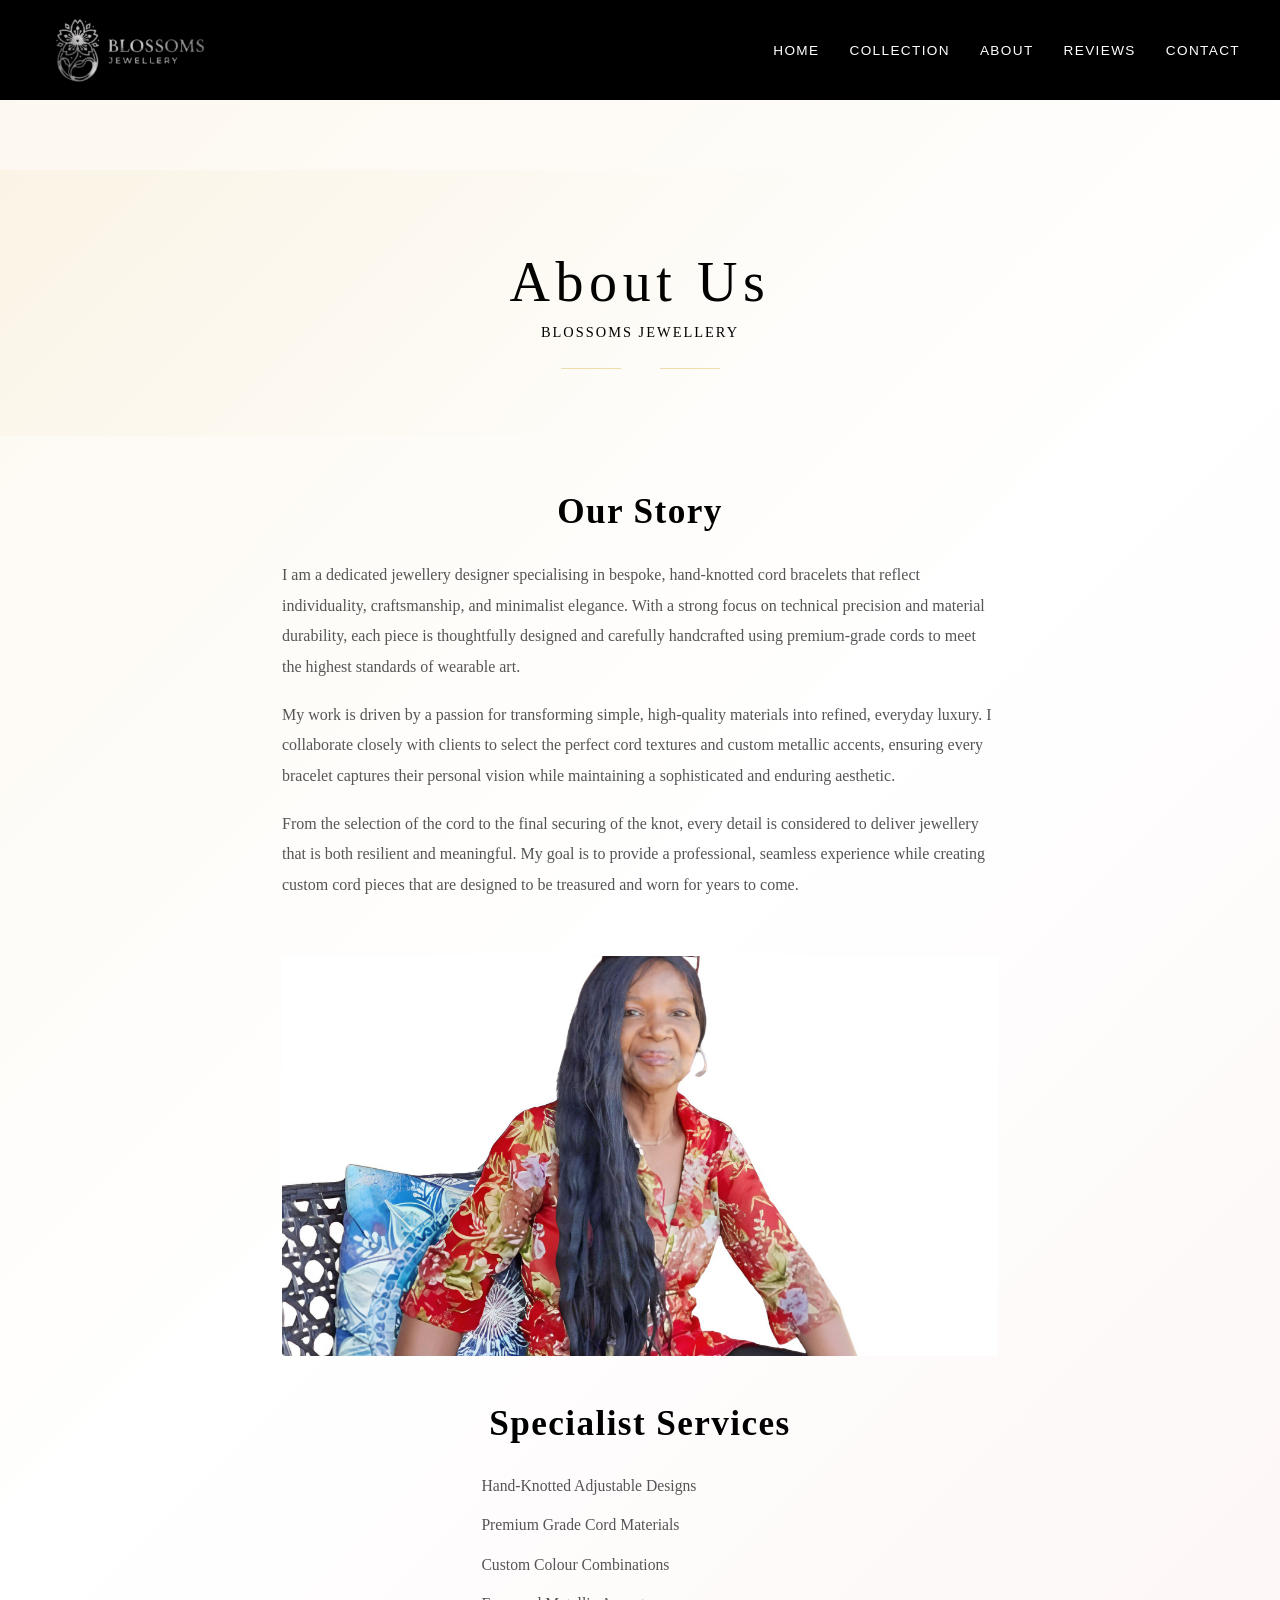
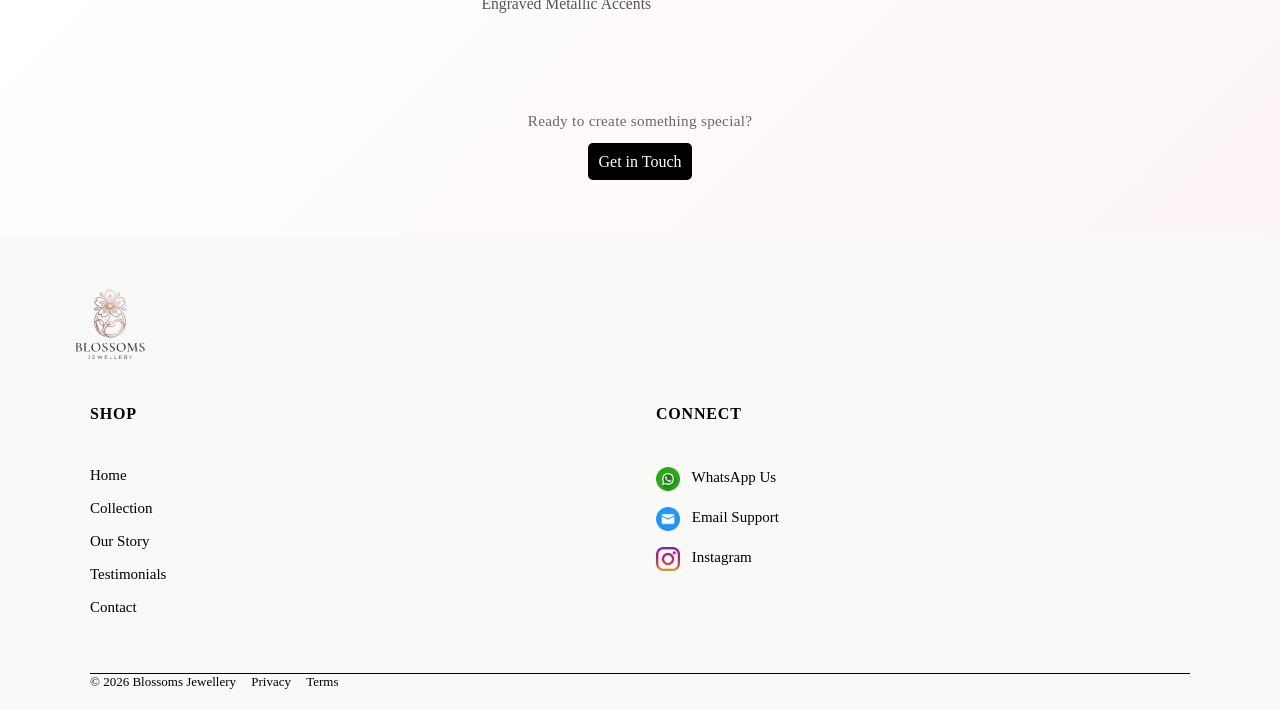
<file: about.html>
<!DOCTYPE html>
<html lang="en">
<head>
  <meta charset="UTF-8" />
  <meta name="viewport" content="width=device-width, initial-scale=1.0" />
 
  <!-- ═══ PRIMARY SEO ═══ -->
  <title>About Blossoms Jewellery | Hand-Knotted Cord Bracelet Specialists, UK</title>
  <meta name="description" content="Blossoms Jewellery creates bespoke, hand-knotted cord bracelets using premium-grade materials. Discover our story, our craft, and the specialist services that make each piece unique." />
  <meta name="keywords" content="about blossoms jewellery, bespoke cord bracelet UK, hand-knotted bracelet maker, custom jewellery designer, handmade bracelet specialist, cord bracelet story" />
  <meta name="author" content="Blossoms Jewellery" />
  <meta name="robots" content="index, follow" />
  <link rel="canonical" href="https://www.blossomsjewellery.com/about.html" />
 
  <!-- ═══ OPEN GRAPH ═══ -->
  <meta property="og:type" content="website" />
  <meta property="og:site_name" content="Blossoms Jewellery" />
  <meta property="og:title" content="About Blossoms Jewellery | Hand-Knotted Cord Bracelet Specialists, UK" />
  <meta property="og:description" content="Meet the maker behind Blossoms Jewellery — bespoke, hand-knotted cord bracelets crafted with precision and passion." />
  <meta property="og:url" content="https://www.blossomsjewellery.com/about.html" />
  <meta property="og:image" content="https://www.blossomsjewellery.com/images/IMG_91444.JPG" />
 
  <!-- ═══ TWITTER CARD ═══ -->
  <meta name="twitter:card" content="summary_large_image" />
  <meta name="twitter:title" content="About Blossoms Jewellery | Cord Bracelet Specialists UK" />
  <meta name="twitter:description" content="Bespoke, hand-knotted cord bracelets crafted with premium materials and a passion for wearable art." />
  <meta name="twitter:image" content="https://www.blossomsjewellery.com/images/IMG_91444.JPG" />
 
  <!-- ═══ STRUCTURED DATA — Person / Artisan ═══ -->
  <script type="application/ld+json">
  {
    "@context": "https://schema.org",
    "@type": "AboutPage",
    "name": "About Blossoms Jewellery",
    "url": "https://www.blossomsjewellery.com/about.html",
    "description": "The story of Blossoms Jewellery — a specialist in bespoke, hand-knotted cord bracelets using premium-grade cord and custom metallic accents.",
    "isPartOf": {
      "@type": "WebSite",
      "name": "Blossoms Jewellery",
      "url": "https://www.blossomsjewellery.com"
    },
    
    "mainEntity": {
      "@type": "Organization",
      "name": "Blossoms Jewellery",
      "url": "https://www.blossomsjewellery.com",
      "logo": "https://www.blossomsjewellery.com/images/IMG_9293-removebg-preview.png",
      "description": "Blossoms Jewellery specialises in bespoke, hand-knotted cord bracelets crafted with premium-grade materials, custom colour combinations, and engraved metallic accents.",
      "foundingLocation": {
        "@type": "Place",
        "addressCountry": "GB"
      },
      "sameAs": [
        "https://www.instagram.com/blossoms_jewellery",
        "https://wa.me/447752300937"
      ]
    }
  }
  </script>
 
  <link rel="stylesheet" href="./styles/nav.css" />
  <link rel="stylesheet" href="./styles/about.css" />
</head>
<body>

  <header>
    <nav class="navBar">
   <div class="logoContainer">
    <a class="nav-logo" href="index.html"><img src="./images/IMG_9293-removebg-preview.png"></a>
    </div>
    <ul class="nav-links">
      <li><a href="index.html">Home</a></li>
      <li><a href="collection.html">Collection</a></li>
      <li ><a href="about.html" >About</a></li>
      <li><a href="reviews.html">Reviews</a></li>
      <li><a href="contact.html">Contact</a></li>
    </ul>
   <button class="btn">

<span class="line1"></span>
<span class="line2"></span>
<span class="line3"></span>

</button>
  </nav>

  <div class="nav-desktop-container">
     <div class="logoContainer">
    <a class="nav-logo" href="index.html"><img src="./images/IMG_9293-removebg-preview.png"></a>
    </div>
  <div class="nav-desktop" id="desktop-nav">
   
    <a href="index.html">Home</a>
    <a href="collection.html" class="active">Collection</a>
    <a href="about.html">About</a>
    <a href="reviews.html">Reviews</a>
    <a href="contact.html">Contact</a>
  </div>
</div>
  </header>

  <main class="about-page">

    <section class="about-banner">
      <h1>About Us</h1>
      <p>BLOSSOMS JEWELLERY</p>
      <div class="about-banner-line">
        <span></span>
        <div class="about-banner-diamond"></div>
        <span></span>
      </div>
    </section>

    <div class="about-content">

      <section class="about-section">
        <h2>Our Story</h2>
        <p>
          I am a dedicated jewellery designer specialising in bespoke, hand-knotted cord bracelets that reflect 
          individuality, craftsmanship, and minimalist elegance. With a strong focus on technical precision and 
          material durability, each piece is thoughtfully designed and carefully handcrafted using premium-grade 
          cords to meet the highest standards of wearable art.
        </p>
        <br />
        <p>
          My work is driven by a passion for transforming simple, high-quality materials into refined, everyday 
          luxury. I collaborate closely with clients to select the perfect cord textures and custom metallic 
          accents, ensuring every bracelet captures their personal vision while maintaining a sophisticated and 
          enduring aesthetic.
        </p>
        <br />
        <p>
          From the selection of the cord to the final securing of the knot, every detail is considered to deliver 
          jewellery that is both resilient and meaningful. My goal is to provide a professional, seamless 
          experience while creating custom cord pieces that are designed to be treasured and worn for years to come.
        </p>
      </section>

      <figure class="about-image-wrap">
        <img src="./images/IMG_91444.JPG" alt="Handcrafted cord bracelet detail">
      </figure>

      <section class="about-section">
        <h2>Specialist Services</h2>
        <ul class="about-offer-list">
          <li>
            <div class="offer-bullet"></div>
            <span>Hand-Knotted Adjustable Designs</span>
          </li>
          <li>
            <div class="offer-bullet"></div>
            <span>Premium Grade Cord Materials</span>
          </li>
          <li>
            <div class="offer-bullet"></div>
            <span>Custom Colour Combinations</span>
          </li>
          <li>
            <div class="offer-bullet"></div>
            <span>Engraved Metallic Accents</span>
          </li>
        </ul>
      </section>

      <section class="about-cta">
        <p>Ready to create something special?</p>
        <a href="contact.html" class="btn-dark">Get in Touch</a>
      </section>

    </div>
  </main>

  <footer>
    <div class="footerLogoContainer">
        <img class="footerLogo" src="./images/IMG_9294-removebg-preview.png" alt="Blossoms Jewellery Logo">
    </div>

    <div class="footer-columns">
        <div class="footer-col">
            <p class="footer-heading">Shop</p>
            <a href="index.html">Home</a>
            <a href="collection.html">Collection</a>
            <a href="about.html">Our Story</a>
            <a href="reviews.html">Testimonials</a>
            <a href="contact.html">Contact</a>
        </div>
        <div class="footer-col">
            <p class="footer-heading">Connect</p>
            <a href="https://wa.me/447752300937" target="_blank" rel="noopener">
                <img src="./images/IMG_9286.JPG" width="24" height="24" alt="WhatsApp"> WhatsApp Us
            </a>
            <a href="mailto:contact@blossomsjewellery.com" target="_blank" rel="noopener">
                <img src="./images/IMG_9292.JPG" width="24" height="24" alt="Email"> Email Support
            </a>
            <a href="https://www.instagram.com/blossoms_jewellery" target="_blank" rel="noopener">
                <img src="./images/IMG_9291.JPG" width="24" height="24" alt="Instagram"> Instagram
            </a>
        </div>
    </div>

    <div class="footer-bottom">
        <p>© 2026 Blossoms Jewellery 
            <a href="./Privacy-Policy">Privacy</a>
            <a href="./Terms-and-conditions">Terms</a>
        </p>
    </div>
</footer>
 

  <script src="./script/nav.js"></script>
</body>
</html>
</file>
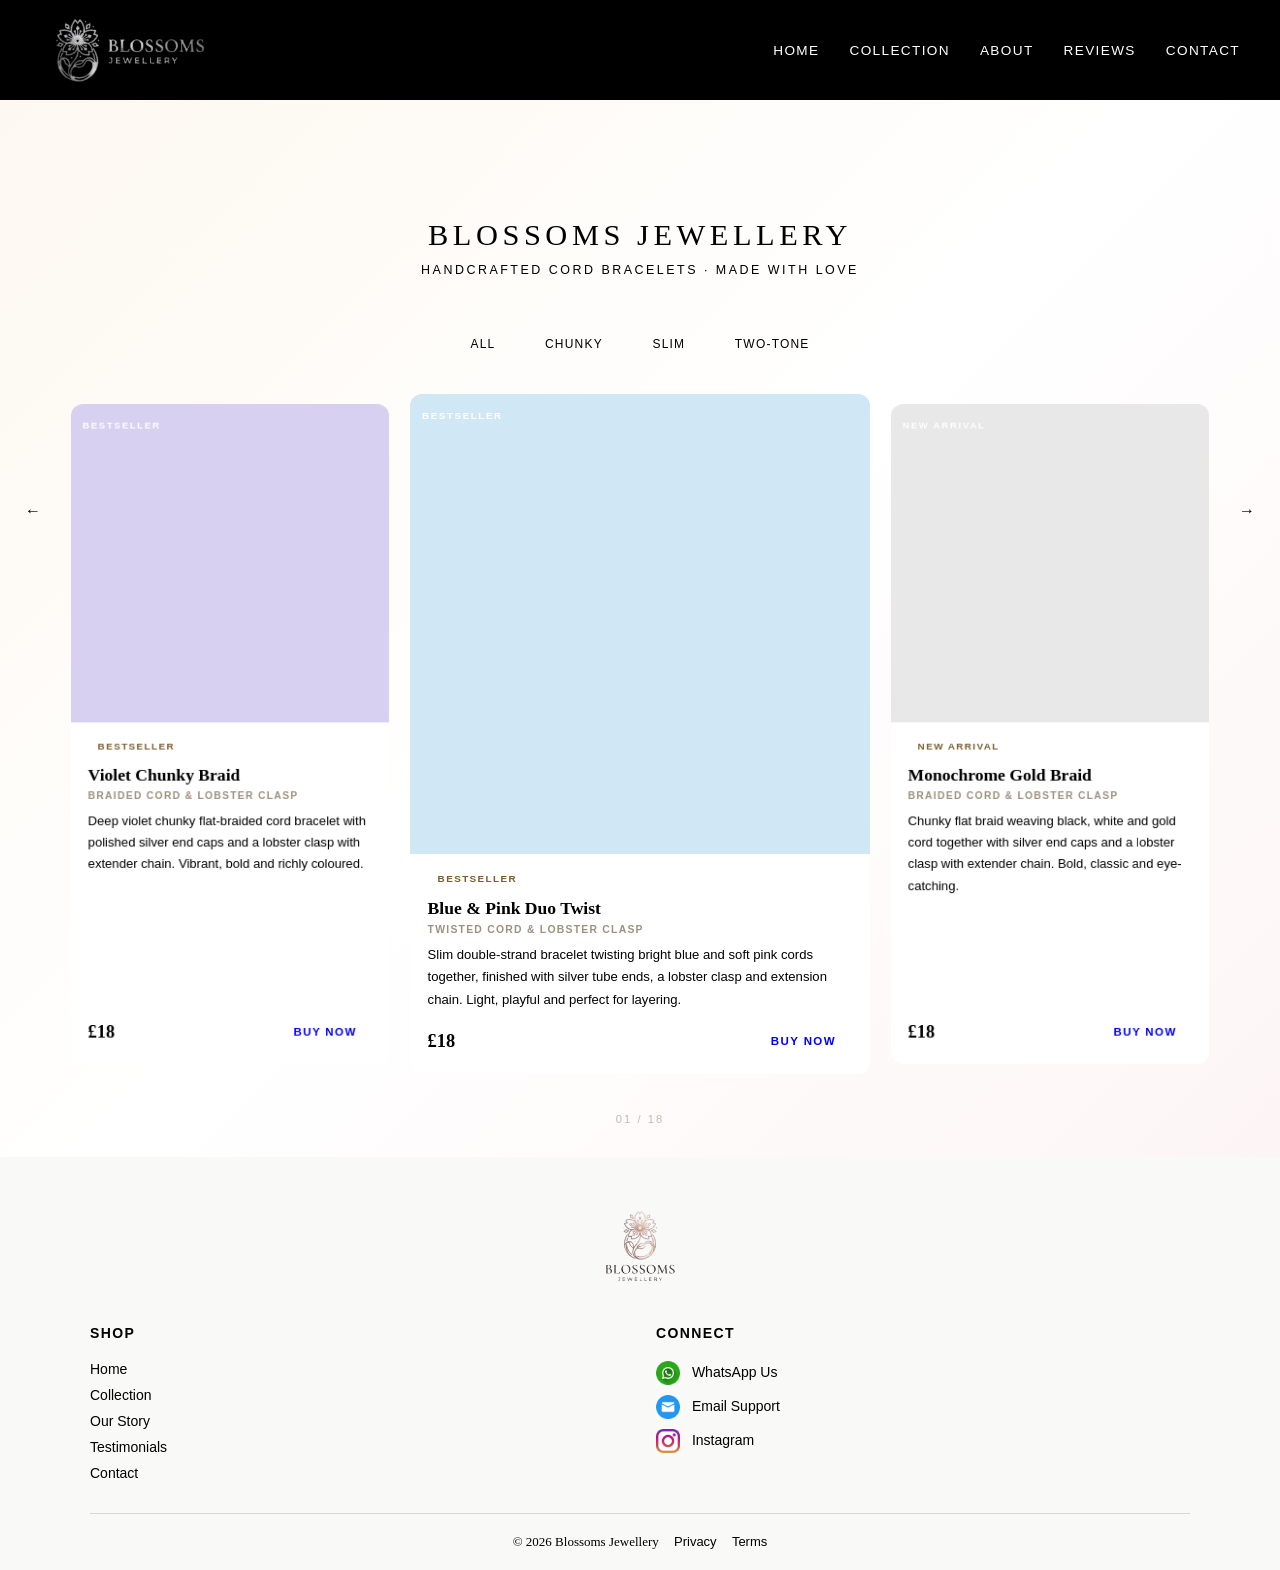
<file: collection.html>
<!DOCTYPE html>
<html lang="en">
<head>
  <meta charset="UTF-8" />
  <meta name="viewport" content="width=device-width, initial-scale=1.0" />
 
  <!-- ═══ PRIMARY SEO ═══ -->
  <title>Cord Bracelet Collection | Blossoms Jewellery UK — Chunky, Slim & Two-Tone</title>
  <meta name="description" content="Browse Blossoms Jewellery's handcrafted cord bracelet collection. Shop chunky, slim, and two-tone styles — each piece hand-knotted with premium-grade cord and custom metallic accents." />
  <meta name="keywords" content="cord bracelet collection, handmade cord bracelet UK, chunky cord bracelet, slim cord bracelet, two-tone bracelet, bespoke bracelet, blossoms jewellery" />
  <meta name="author" content="Blossoms Jewellery" />
  <meta name="robots" content="index, follow" />
  <link rel="canonical" href="https://www.blossomsjewellery.com/collection.html" />
 
  <!-- ═══ OPEN GRAPH ═══ -->
  <meta property="og:type" content="website" />
  <meta property="og:site_name" content="Blossoms Jewellery" />
  <meta property="og:title" content="Cord Bracelet Collection | Blossoms Jewellery UK" />
  <meta property="og:description" content="Shop handcrafted cord bracelets — chunky, slim, and two-tone styles, each hand-knotted with premium cord and custom metallic accents." />
  <meta property="og:url" content="https://www.blossomsjewellery.com/collection.html" />
  <meta property="og:image" content="https://www.blossomsjewellery.com/images/og-collection.jpg" />
 
  <!-- ═══ TWITTER CARD ═══ -->
  <meta name="twitter:card" content="summary_large_image" />
  <meta name="twitter:title" content="Cord Bracelet Collection | Blossoms Jewellery UK" />
  <meta name="twitter:description" content="Handcrafted cord bracelets — chunky, slim, and two-tone. Made with premium-grade cord and engraved metallic accents." />
  <meta name="twitter:image" content="https://www.blossomsjewellery.com/images/og-collection.jpg" />
 
  <!-- ═══ STRUCTURED DATA — Product Collection ═══ -->
  <script type="application/ld+json">
  {
    "@context": "https://schema.org",
    "@type": "CollectionPage",
    "name": "Cord Bracelet Collection — Blossoms Jewellery",
    "description": "A curated collection of bespoke, hand-knotted cord bracelets available in chunky, slim, and two-tone styles, crafted with premium-grade materials.",
    "url": "https://www.blossomsjewellery.com/collection.html",
    "isPartOf": {
      "@type": "WebSite",
      "name": "Blossoms Jewellery",
      "url": "https://www.blossomsjewellery.com"
    },
    "breadcrumb": {
      "@type": "BreadcrumbList",
      "itemListElement": [
        { "@type": "ListItem", "position": 1, "name": "Home", "item": "https://www.blossomsjewellery.com" },
        { "@type": "ListItem", "position": 2, "name": "Collection", "item": "https://www.blossomsjewellery.com/collection.html" }
      ]
    }
  }
  </script>
 
  <link rel="stylesheet" href="./styles/nav.css" />
  <link rel="stylesheet" href="./styles/collection.css" />
</head>
<body>

  <nav class="navBar">
   <div class="logoContainer">
    <a class="nav-logo" href="index.html"><img src="./images/IMG_9293-removebg-preview.png"></a>
    </div>
    <ul class="nav-links">
      <li><a href="index.html">Home</a></li>
      <li><a href="collection.html">Collection</a></li>
      <li ><a href="about.html" >About</a></li>
      <li><a href="reviews.html">Reviews</a></li>
      <li><a href="contact.html">Contact</a></li>
    </ul>
   <button class="btn">

<span class="line1"></span>
<span class="line2"></span>
<span class="line3"></span>

</button>
  </nav>

  <div class="nav-desktop-container">
     <div class="logoContainer">
    <a class="nav-logo" href="index.html"><img src="./images/IMG_9293-removebg-preview.png"></a>
    </div>
  <div class="nav-desktop" id="desktop-nav">
   
    <a href="index.html">Home</a>
    <a href="collection.html" class="active">Collection</a>
    <a href="about.html">About</a>
    <a href="reviews.html">Reviews</a>
    <a href="contact.html">Contact</a>
  </div>
</div>

  <!-- COLLECTION PAGE -->
  <div class="collection-page">

    <!-- Brand header -->
    <header class="collection-header">
      <div class="collection-header-rule">
        <span></span>
        <h1>BLOSSOMS JEWELLERY</h1>
        <span></span>
      </div>
      <p class="collection-tagline">Handcrafted cord bracelets · Made with love</p>
    </header>

    <!-- Filter bar -->
    <div class="filter-bar">
      <button class="filter-btn active" data-filter="All">All</button>
      <button class="filter-btn" data-filter="Chunky">Chunky</button>
      <button class="filter-btn" data-filter="Slim">Slim</button>
      <button class="filter-btn" data-filter="Two-tone">Two-tone</button>
    </div>

    <!-- Carousel -->
    <div class="carousel-wrapper">
      <button class="carousel-arrow" id="prev-btn" aria-label="Previous">&#8592;</button>
      <div class="cards-track" id="cards-track"></div>

      
      <button class="carousel-arrow" id="next-btn" aria-label="Next">&#8594;</button>
    </div>

    <!-- Dots -->
    <div class="carousel-dots" id="carousel-dots"></div>

    <!-- Counter -->
    <p class="carousel-counter" id="carousel-counter">01 / 09</p>

  </div>

<footer>
    <div class="footerLogoContainer">
        <img class="footerLogo" src="./images/IMG_9294-removebg-preview.png" alt="Blossoms Jewellery Logo">
    </div>

    <div class="footer-columns">
        <div class="footer-col">
            <p class="footer-heading">Shop</p>
            <a href="index.html">Home</a>
            <a href="collection.html">Collection</a>
            <a href="about.html">Our Story</a>
            <a href="reviews.html">Testimonials</a>
            <a href="contact.html">Contact</a>
        </div>
        <div class="footer-col">
            <p class="footer-heading">Connect</p>
            <a href="https://wa.me/447752300937" target="_blank" rel="noopener">
                <img src="./images/IMG_9286.JPG" width="24" height="24" alt="WhatsApp"> WhatsApp Us
            </a>
            <a href="mailto:contact@blossomsjewellery.com" target="_blank" rel="noopener">
                <img src="./images/IMG_9292.JPG" width="24" height="24" alt="Email"> Email Support
            </a>
            <a href="https://www.instagram.com/blossoms_jewellery" target="_blank" rel="noopener">
                <img src="./images/IMG_9291.JPG" width="24" height="24" alt="Instagram"> Instagram
            </a>
        </div>
    </div>

    <div class="footer-bottom">
        <p>© 2026 Blossoms Jewellery 
            <a href="./Privacy-Policy">Privacy</a>
            <a href="./Terms-and-conditions">Terms</a>
        </p>
    </div>
</footer>
 

  <script src="./script/nav.js"></script>
  <script src="./script/collection.js"></script>
</body>
</html>
</file>
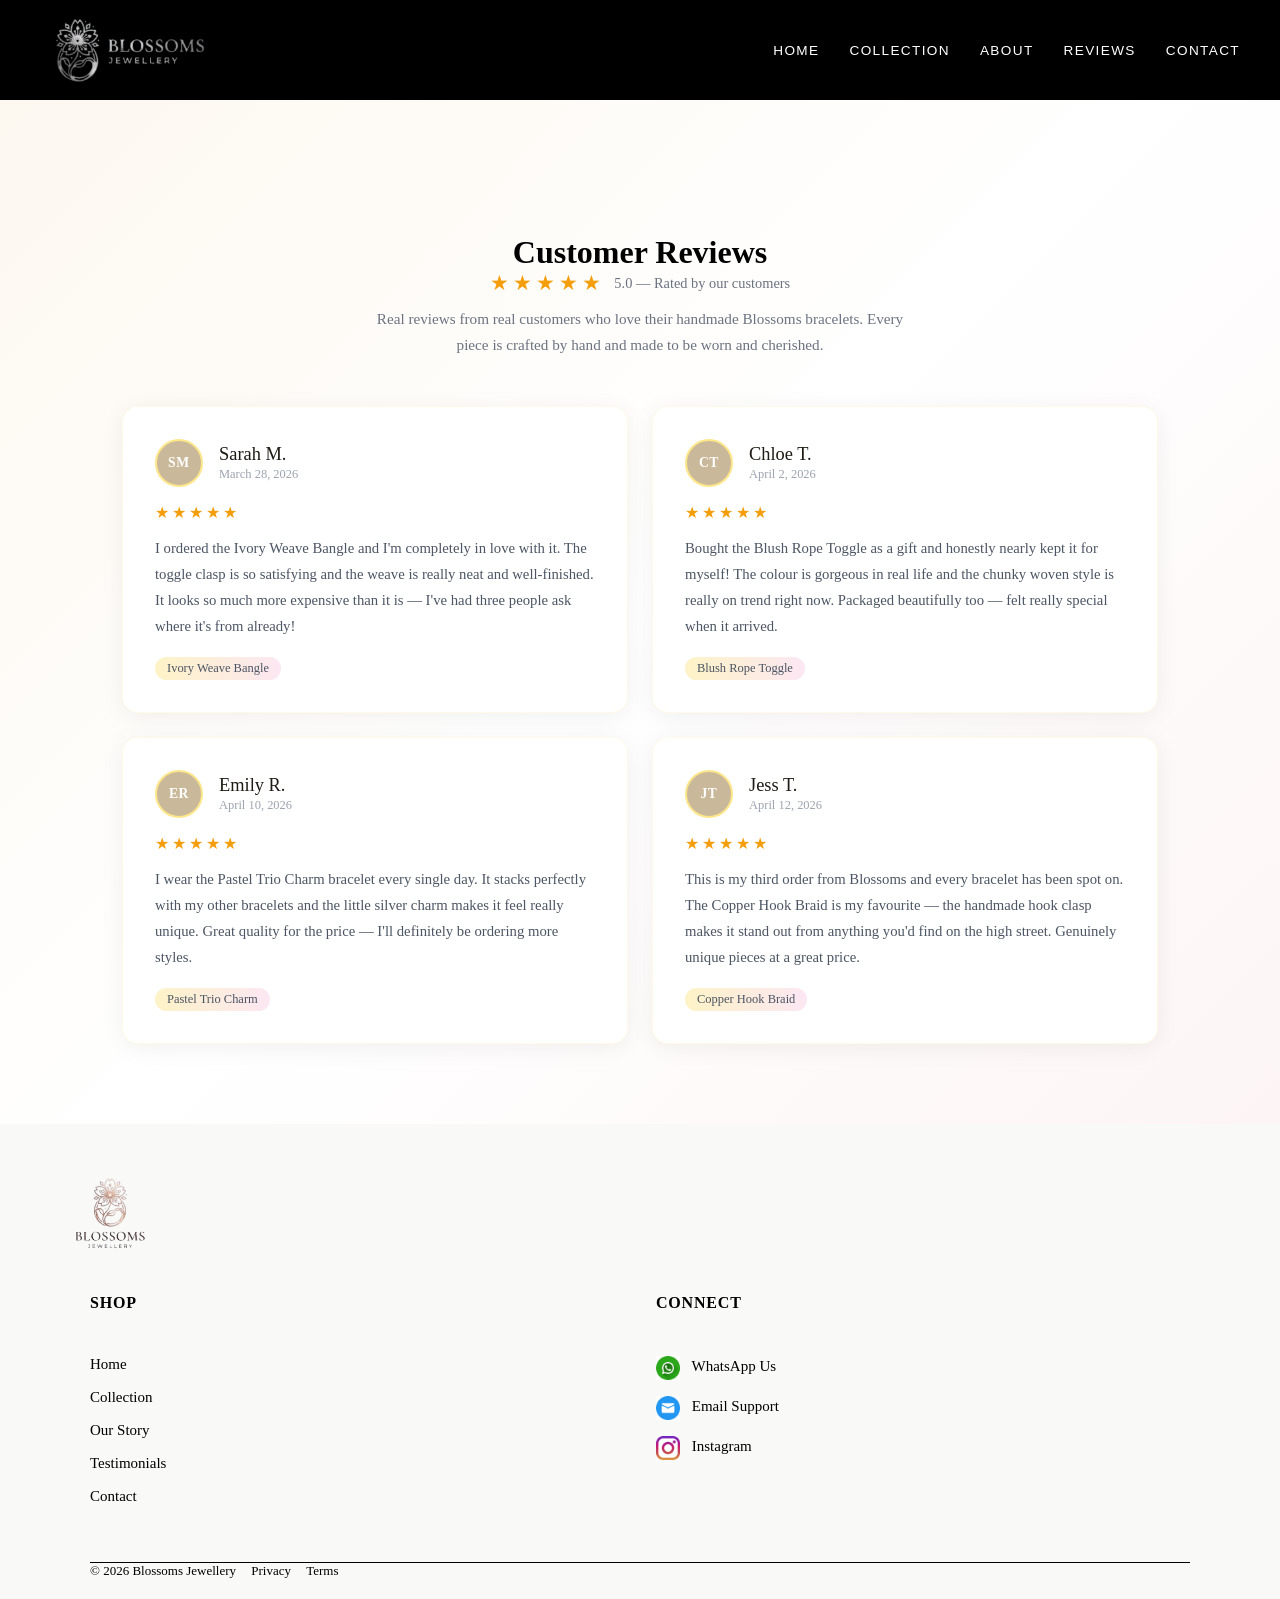
<file: reviews.html>
<!DOCTYPE html>
<html lang="en">
<head>
  <meta charset="UTF-8" />
  <meta name="viewport" content="width=device-width, initial-scale=1.0" />

  <!-- Primary SEO -->
  <title>Customer Reviews | Blossoms Jewellery — Handmade Cord Bracelets UK</title>
  <meta name="description" content="Read genuine customer reviews for Blossoms Jewellery. Discover what people love about our handmade cord bracelets, woven bangles and braided bracelets — all handcrafted and delivered across the UK." />
  <meta name="keywords" content="Blossoms Jewellery reviews, handmade bracelet reviews, cord bracelet UK, woven bangle reviews, braided bracelet, chunky bracelet UK, handmade jewellery reviews, affordable bracelet UK, toggle clasp bracelet, lobster clasp bracelet" />
  <meta name="author" content="Blossoms Jewellery" />
  <meta name="robots" content="index, follow" />

  <!-- Open Graph (Social Sharing) -->
  <meta property="og:title" content="Customer Reviews | Blossoms Jewellery" />
  <meta property="og:description" content="See what our customers say about our handmade cord bracelets and woven bangles. Rated 5 stars across the board." />
  <meta property="og:type" content="website" />
  <meta property="og:url" content="https://www.blossomsjewellery.com/reviews.html" />
  <meta property="og:image" content="./images/IMG_9293-removebg-preview.png" />

  <!-- Twitter Card -->
  <meta name="twitter:card" content="summary_large_image" />
  <meta name="twitter:title" content="Customer Reviews | Blossoms Jewellery" />
  <meta name="twitter:description" content="Real reviews from real customers. Shop our handmade cord bracelets and woven bangles today." />

  <link rel="stylesheet" href="./styles/nav.css" />
  <link rel="stylesheet" href="./styles/reviews.css" />

  <style>
    .reviewer-avatar-placeholder {
      width: 48px;
      height: 48px;
      border-radius: 50%;
      background-color: #c9b99a;
      color: #fff;
      font-size: 0.85rem;
      font-weight: 700;
      letter-spacing: 0.05em;
      display: flex;
      align-items: center;
      justify-content: center;
      flex-shrink: 0;
      user-select: none;
    }
  </style>
</head>
<body>

  <nav class="navBar">
    <div class="logoContainer">
      <a class="nav-logo" href="index.html"><img src="./images/IMG_9293-removebg-preview.png" alt="Blossoms Jewellery Logo"></a>
    </div>
    <ul class="nav-links">
      <li><a href="index.html">Home</a></li>
      <li><a href="collection.html">Collection</a></li>
      <li><a href="about.html">About</a></li>
      <li><a href="reviews.html">Reviews</a></li>
      <li><a href="contact.html">Contact</a></li>
    </ul>
    <button class="btn">
      <span class="line1"></span>
      <span class="line2"></span>
      <span class="line3"></span>
    </button>
  </nav>

  <div class="nav-desktop-container">
    <div class="logoContainer">
      <a class="nav-logo" href="index.html"><img src="./images/IMG_9293-removebg-preview.png" alt="Blossoms Jewellery Logo"></a>
    </div>
    <div class="nav-desktop" id="desktop-nav">
      <a href="index.html">Home</a>
      <a href="collection.html">Collection</a>
      <a href="about.html">About</a>
      <a href="reviews.html" class="active">Reviews</a>
      <a href="contact.html">Contact</a>
    </div>
  </div>

  <!-- REVIEWS PAGE -->
  <div class="reviews-page">
    <div class="reviews-inner">

      <!-- Header -->
      <header class="reviews-header">
        <h1>Customer Reviews</h1>
        <div class="stars-row">
          <span class="star-icon">★</span>
          <span class="star-icon">★</span>
          <span class="star-icon">★</span>
          <span class="star-icon">★</span>
          <span class="star-icon">★</span>
          <span class="stars-label">5.0 — Rated by our customers</span>
        </div>
        <p>Real reviews from real customers who love their handmade Blossoms bracelets. Every piece is crafted by hand and made to be worn and cherished.</p>
      </header>

      <!-- Reviews grid -->
      <div class="reviews-grid">

        <!-- Review 1 -->
        <div class="review-card">
          <div class="reviewer-info">
            <div class="reviewer-avatar-placeholder" aria-label="Sarah M.">SM</div>
            <div>
              <p class="reviewer-name">Sarah M.</p>
              <p class="reviewer-date">March 28, 2026</p>
            </div>
          </div>
          <div class="review-stars">
            <span class="star-icon">★</span>
            <span class="star-icon">★</span>
            <span class="star-icon">★</span>
            <span class="star-icon">★</span>
            <span class="star-icon">★</span>
          </div>
          <p class="review-text">
            I ordered the Ivory Weave Bangle and I'm completely in love with it. The toggle clasp is so satisfying and the weave is really neat and well-finished. It looks so much more expensive than it is — I've had three people ask where it's from already!
          </p>
          <span class="review-product-tag">Ivory Weave Bangle</span>
        </div>

        <!-- Review 2 -->
        <div class="review-card">
          <div class="reviewer-info">
            <div class="reviewer-avatar-placeholder" aria-label="Chloe T.">CT</div>
            <div>
              <p class="reviewer-name">Chloe T.</p>
              <p class="reviewer-date">April 2, 2026</p>
            </div>
          </div>
          <div class="review-stars">
            <span class="star-icon">★</span>
            <span class="star-icon">★</span>
            <span class="star-icon">★</span>
            <span class="star-icon">★</span>
            <span class="star-icon">★</span>
          </div>
          <p class="review-text">
            Bought the Blush Rope Toggle as a gift and honestly nearly kept it for myself! The colour is gorgeous in real life and the chunky woven style is really on trend right now. Packaged beautifully too — felt really special when it arrived.
          </p>
          <span class="review-product-tag">Blush Rope Toggle</span>
        </div>

        <!-- Review 3 -->
        <div class="review-card">
          <div class="reviewer-info">
            <div class="reviewer-avatar-placeholder" aria-label="Emily R.">ER</div>
            <div>
              <p class="reviewer-name">Emily R.</p>
              <p class="reviewer-date">April 10, 2026</p>
            </div>
          </div>
          <div class="review-stars">
            <span class="star-icon">★</span>
            <span class="star-icon">★</span>
            <span class="star-icon">★</span>
            <span class="star-icon">★</span>
            <span class="star-icon">★</span>
          </div>
          <p class="review-text">
            I wear the Pastel Trio Charm bracelet every single day. It stacks perfectly with my other bracelets and the little silver charm makes it feel really unique. Great quality for the price — I'll definitely be ordering more styles.
          </p>
          <span class="review-product-tag">Pastel Trio Charm</span>
        </div>

        <!-- Review 4 -->
        <div class="review-card">
          <div class="reviewer-info">
            <div class="reviewer-avatar-placeholder" aria-label="Jess T.">JT</div>
            <div>
              <p class="reviewer-name">Jess T.</p>
              <p class="reviewer-date">April 12, 2026</p>
            </div>
          </div>
          <div class="review-stars">
            <span class="star-icon">★</span>
            <span class="star-icon">★</span>
            <span class="star-icon">★</span>
            <span class="star-icon">★</span>
            <span class="star-icon">★</span>
          </div>
          <p class="review-text">
            This is my third order from Blossoms and every bracelet has been spot on. The Copper Hook Braid is my favourite — the handmade hook clasp makes it stand out from anything you'd find on the high street. Genuinely unique pieces at a great price.
          </p>
          <span class="review-product-tag">Copper Hook Braid</span>
        </div>

      </div><!-- /.reviews-grid -->

    </div>
  </div>

  <footer>
    <div class="footerLogoContainer">
      <img class="footerLogo" src="./images/IMG_9294-removebg-preview.png" alt="Blossoms Jewellery Logo">
    </div>

    <div class="footer-columns">
      <div class="footer-col">
        <p class="footer-heading">Shop</p>
        <a href="index.html">Home</a>
        <a href="collection.html">Collection</a>
        <a href="about.html">Our Story</a>
        <a href="reviews.html">Testimonials</a>
        <a href="contact.html">Contact</a>
      </div>
      <div class="footer-col">
        <p class="footer-heading">Connect</p>
        <a href="https://wa.me/447752300937" target="_blank" rel="noopener">
          <img src="./images/IMG_9286.JPG" width="24" height="24" alt="WhatsApp"> WhatsApp Us
        </a>
        <a href="mailto:contact@blossomsjewellery.com" target="_blank" rel="noopener">
          <img src="./images/IMG_9292.JPG" width="24" height="24" alt="Email"> Email Support
        </a>
        <a href="https://www.instagram.com/blossoms_jewellery" target="_blank" rel="noopener">
          <img src="./images/IMG_9291.JPG" width="24" height="24" alt="Instagram"> Instagram
        </a>
      </div>
    </div>

    <div class="footer-bottom">
      <p>© 2026 Blossoms Jewellery
        <a href="./Privacy-Policy">Privacy</a>
        <a href="./Terms-and-conditions">Terms</a>
      </p>
    </div>
  </footer>

  <script src="./script/nav.js"></script>
</body>
</html>
</file>
<file: styles/nav.css>
* {
  margin: 0;
  padding: 0;
  box-sizing: border-box;
}

/* ── NAV BASE ── */
.navBar {
  display: flex;
  align-items: center;
  justify-content: space-between;
  position: fixed;
  width: 100%;
  background-color: #000000; /* Solid Black */
  height: auto;
  padding: 0 20px;
  transition: all 1.2s;
  z-index: 100;
  top: 0;
  font-family: 'Montserrat', sans-serif; /* Added text style */
}

.nav-logo img {
  display: block;
  margin: -10px 0;
  width: clamp(180px, 20vw, 200px);
  margin-left: -20px;
}

/* ── HAMBURGER BUTTON ── */
.btn {
  display: flex;
  flex-direction: column;
  justify-content: center;
  align-items: center;
  gap: 5px;
  width: 30px;
  height: 30px;
  background: none;
  border: none;
  cursor: pointer;
  position: relative;
  z-index: 4;
}

.line1,
.line2,
.line3 {
  display: block;
  width: 22px;
  height: 2px;
  background-color: #ffffff; /* Forced consistent white/light gray */
  transition: all 0.4s ease;
  transform-origin: center;
}

/* Hamburger → X */
.Active .line1 {
  transform: translateY(7px) rotate(45deg);
  transition: ease 0.8s;
  background-color: white; /* Switch to black when menu is open on light background */
}
.Active .line2 {
  opacity: 0;
  transform: scaleX(0);
  transition: ease 0.8s;
}
.Active .line3 {
  transform: translateY(-7px) rotate(-45deg);
  transition: ease 0.8s;
  background-color: white /* Switch to black when menu is open */
}

/* ── MOBILE MENU ── */
.navBar ul {
  display: none;
  list-style: none;
}

/* ── MOBILE MENU DROPDOWN ── */
.Active ul {
  display: block;
  position: absolute;
  top: 60px; /* Slightly lower to clear the fixed bar */
  right: 20px;
  /* CHANGE: Use solid white for consistency */
  background-color: #ffffff !important; 
  width: 220px;
  border-radius: 12px;
  /* CHANGE: A cleaner border and shadow so it stands out on light pages */
  border: 1px solid rgba(0,0,0,0.1); 
  box-shadow: 0 10px 25px rgba(0,0,0,0.2);
  z-index: 999;
  padding: 15px 0;
  margin-top: 40px;
}

.Active ul li {
  margin: 15px 0;
  text-align: center;
  
}

.Active ul li a {
  text-decoration: none;
  color: #111111; /* Solid black text for the dropdown links */
  font-family: 'Montserrat', sans-serif;
  font-weight: 500;
  font-size: 1rem;
  display: block;
  width: 100%;
  transition: color 0.3s;
  margin-bottom: 30px;

}

.Active ul li a:hover {
  color: #b30018; /* Brand red on hover */
}

.nav-desktop-container {
  display: none;
}

@media (min-width: 768px) {
  .nav-desktop-container {
    background-color: black;
    width: 100%;
    display: flex;
    align-items: center;
    justify-content: space-between;
    padding: 0 20px;
    font-family: 'Montserrat', sans-serif; /* Added text style */
  }

  .nav-desktop {
    display: flex;
    gap: 30px;
    padding: 0 20px;
  }

  .nav-desktop a {
    color: white;
    text-decoration: none;
    font-weight: 500; /* Montserrat looks better at 500 than Bold */
    white-space: nowrap;
    letter-spacing: 0.1em;
    text-transform: uppercase;
    font-size: 0.85rem;
  }

  .logoContainer img {
    width: 220px;
    display: block;
    margin: -10px 0;
  }
}

@media (min-width: 1200px) {
  .navBar {
    display: none;
  }
}
</file>
<file: styles/about.css>
/* =============================================
   ABOUT PAGE — about.css
   ============================================= */

.about-page {
  padding-top: 70px;
  min-height: 100vh;
  background: linear-gradient(135deg, #fdf8f0 0%, #fff 50%, #fdf5f5 100%);
}

/* Hero banner */
.about-banner {
  background: var(--dark);
  padding: 5rem 1.5rem 4rem;
  text-align: center;
  position: relative;
  overflow: hidden;
}

.about-banner::before {
  content: '';
  position: absolute;
  inset: 0;
  background: linear-gradient(135deg, rgba(212,175,55,0.06) 0%, transparent 60%);
  pointer-events: none;
}

.about-banner h1 {
  font-size: clamp(2rem, 6vw, 3.5rem);
  color: var(--gold-light);
  letter-spacing: 0.1em;
  font-weight: 300;
  margin-bottom: 0.6rem;
}

.about-banner p {
  font-size: 0.9rem;
  color: var(--gold-mid);
  letter-spacing: 0.14em;
  text-transform: uppercase;
}

/* Decorative line */
.about-banner-line {
  display: flex;
  align-items: center;
  justify-content: center;
  gap: 1rem;
  margin-top: 1.5rem;
}

.about-banner-line span {
  display: block;
  height: 1px;
  width: 60px;
  background: rgba(212,175,55,0.4);
}

.about-banner-diamond {
  width: 7px;
  height: 7px;
  background: var(--gold);
  transform: rotate(45deg);
  opacity: 0.6;
}

/* Main content */
.about-content {
  max-width: 780px;
  margin: 0 auto;
  padding: 3.5rem 2rem 4rem;
}




.about-offer-list li{

display: flex;
margin-left: 50%;
transform: translateX(-50%);
white-space: nowrap;
}

/* 1. Add text-align: center to the container */
.about-section {
  margin-bottom: 3.5rem;
  text-align: center; /* This centers the h2 and the P tags */
}

.about-section h2 {
  font-size: clamp(1.5rem, 4vw, 2.2rem);
  color: var(--text-dark);
  letter-spacing: 0.04em;
  margin-bottom: 1.2rem;
  position: relative;
  display: inline-block; /* Keep this to make the underline match text width */
}

/* 2. Fix the underline (::after) margin */
.about-section h2::after {
  content: '';
  display: block;
  height: 1.5px;
  width: 40px;
  background: var(--gold-mid);
  margin: 0.5rem auto 0; /* Changed 'margin-top' to 'margin: auto' to center the line */
}

/* 3. Reset text-alignment for paragraph if you want it left-aligned */
.about-section p {
  color: #555;
  line-height: 1.9;
  font-size: 1rem;
  font-weight: 300;
  text-align: left; /* Keep the story text readable while title is centered */
}
/* Image */
.about-image-wrap {
  margin: 3rem 0;
  border-radius: 4px;
  overflow: hidden;
  position: relative;
}

.about-image-wrap img {
  width: 100%;
  height:clamp( 300px ,60vw,400px);
  object-fit: cover;
  object-position: top;
  display: block;
  filter: grayscale(0.15);
}




/* Offer list */
.about-offer-list {
  list-style: none;
  display: flex;
  flex-direction: column;
  gap: 0.9rem;
}

.about-offer-list li {
  display: flex;
  align-items: flex-start;
  gap: 0.9rem;
  color: #555;
  line-height: 1.6;
  font-size: 0.98rem;
}

.offer-bullet {
  flex-shrink: 0;
  width: 6px;
  height: 6px;
  background: var(--gold-mid);
  transform: rotate(45deg);
  margin-top: 0.55rem;
}

/* CTA */
.about-cta {
  text-align: center;
  padding: 2.5rem 0 0;
  border-top: 0.5px solid var(--border);
  margin-top: 3rem;
}

.about-cta p {
  color: #666;
  margin-bottom: 1.4rem;
  font-size: 0.95rem;
  letter-spacing: 0.02em;
}

.about-cta a{
  
  text-decoration: none;
background-color: black;
color: white;
padding: 10px;
border-radius: 5px;
}

footer {
    background-color:#f9f9f7;
    color:black;
    padding: 40px 20px 20px 20px;
    font-family: "Libre Baskerville", serif;
    font-optical-sizing: auto;
    font-weight: 400;
    font-style: normal;
}

.footer-col {
    display: flex;
    flex-direction: column;
    gap: 8px;
}

.footer-col p {
    padding: 0;
    margin-block: 20px;
    line-height: 2.6rem;
}

.footer-columns {
    gap: 32px;
    max-width: 1100px;
    margin: 0 auto;
    padding-bottom: 32px;
    border-bottom: 1px solid rgba(255, 255, 255, 0.15);
}

.footer-heading {
    font-size: clamp(14px, 2.5vw, 16px);
    font-weight: 700;
    letter-spacing: 0.05em;
    text-transform: uppercase;
    margin-bottom: 8px;
}

footer p {
    margin: 0 0 8px 0;
    width: auto;
    text-align: left;
}

footer a {
    text-decoration: none;
    color:black;
    text-align: left;
    margin-left: 0;
    margin-top: 0;
    display: block;
    padding: 4px 0;
    font-size: clamp(13px, 2vw, 15px);
    transition: color 0.2s ease;
}

footer a:hover {
    color: #b30018;
}

.footer-col a img {
    vertical-align: middle;
    margin-right: 8px;
}

.footer-bottom {
    max-width: 1100px;
    margin: 20px auto 0;
    text-align: center;
     border-top:1px solid black ;
}

.footer-bottom p {
    font-size: clamp(10px, 2vw, 13px);
    color: black;
    margin: 0;
    width: auto;
}

.footer-bottom a {
    display: inline;
    color: black;
    margin-left: 12px;
    font-size: inherit;
}

.footer-bottom a:hover {
    color: #b30018;
}

.footerItems {
    display: flex;
    flex-direction: column;
}


.footerLogo{

  width: 180px;
 

}

.footerLogoContainer{display: flex;flex-direction: column;justify-self: center;}

.footerLogoContainer p{text-align: center;}


/* =============================================
   RESPONSIVE
   ============================================= */

@media (max-width: 600px) {
  .about-content {
    padding: 2.5rem 1.2rem 3rem;
    text-align: center;
  }

  
   
}

@media (min-width: 768px) {


 .footer-columns {
        display: grid;
        grid-template-columns: 1fr 1fr;
    }
        
    }
</file>
<file: styles/collection.css>
/* =============================================
   COLLECTION PAGE — collection.css
   ============================================= */

.collection-page {
  padding-top: 70px;
  min-height: 100vh;
  background: linear-gradient(135deg, #fdf8f0 0%, #fff 50%, #fdf5f5 100%);
  font-family: 'Montserrat', sans-serif; /* Added base font */
}

/* Brand header */
.collection-header {
  text-align: center;
  padding: 3rem 1.5rem 2rem;
  border-bottom: 0.5px solid var(--border);
}

.collection-header-rule {
  display: flex;
  align-items: center;
  justify-content: center;
  gap: 1rem;
  margin-bottom: 0.6rem;
}

.collection-header-rule span {
  display: block;
  height: 1px;
  width: 40px;
  background: var(--brown);
}

.collection-header h1 {
  font-family: 'Libre Baskerville', serif; /* Added Serif */
  font-size: clamp(1.4rem, 4vw, 1.9rem);
  font-weight: 400; /* Adjusted for elegance */
  letter-spacing: 0.15em; /* Increased spacing */
  color: var(--text-dark);
  text-transform: uppercase;
}

.collection-tagline {
  font-family: 'Montserrat', sans-serif;
  font-size: 0.78rem;
  color: var(--text-muted);
  letter-spacing: 0.2em; /* Widened for luxury feel */
  margin-top: 0.4rem;
  text-transform: uppercase;
}

/* Filter bar */
.filter-bar {
  display: flex;
  gap: 0.6rem;
  padding: 1.4rem 1.5rem 0.8rem;
  flex-wrap: wrap;
  justify-content: center;
}

.filter-btn {
  padding: 6px 20px;
  border-radius: 999px;
  border: 0.5px solid var(--border);
  background: transparent;
  color: var(--text-muted);
  font-size: 0.75rem;
  letter-spacing: 0.1em; /* Increased spacing */
  text-transform: uppercase;
  transition: all 0.25s;
  font-family: 'Montserrat', sans-serif; /* Swapped to Montserrat */
  font-weight: 500;
}

.filter-btn.active {
  border-color: var(--text-dark);
  background: var(--text-dark);
  color: var(--cream);
}

.filter-btn:hover:not(.active) {
  border-color: var(--brown);
  color: var(--brown);
}

/* Carousel wrapper */
.carousel-wrapper {
  display: flex;
  align-items: flex-start;
  gap: 1rem;
  padding: 1.5rem 1rem;
  width: 100%;
}

/* Nav arrows */
.carousel-arrow {
  flex-shrink: 0;
  width: 40px;
  height: 40px;
  border-radius: 50%;
  border: 0.5px solid var(--border);
  background: transparent;
  color: var(--text-muted);
  font-size: 1.1rem;
  display: flex;
  align-items: center;
  justify-content: center;
  margin-top: 80px;
  transition: border-color 0.25s, color 0.25s;
}

.carousel-arrow:hover {
  border-color: var(--brown);
  color: var(--brown);
}

/* Cards track */
.cards-track {
  display: flex;
  gap: 1rem;
  flex: 1;
  min-width: 0;
}

/* Card */
.bracelet-card {
  flex: 1;
  background: #fff;
  border: 0.5px solid var(--border);
  border-radius: 12px;
  overflow: hidden;
  display: flex;
  flex-direction: column;
  transition: transform 0.35s ease, opacity 0.35s ease;
  will-change: transform, opacity;
  backface-visibility: hidden;
  transform: scale(0.97);
}

.bracelet-card.main {
  border: 1.5px solid var(--brown);
  opacity: 1;
  transform: scale(1);
  flex: 1.4;
}

/* Image placeholder area */
.card-image {
  width: 100%;
  aspect-ratio: 1 / 1;
  display: flex;
  align-items: center;
  justify-content: center;
  flex-direction: column;
  gap: 0.5rem;
  position: relative;
  background: var(--cream);
  overflow: hidden;
}

.card-tag-flag {
  position: absolute;
  top: 12px;
  left: 0;
  background: var(--brown);
  color: #fff;
  font-size: 0.6rem;
  font-weight: 600;
  letter-spacing: 0.18em;
  text-transform: uppercase;
  padding: 4px 12px;
  font-family: 'Montserrat', sans-serif; /* Added font */
}

.card-initials {
  width: 56px;
  height: 56px;
  border-radius: 50%;
  background: rgba(156,122,74,0.2);
  display: flex;
  align-items: center;
  justify-content: center;
  font-size: 1.1rem;
  color: var(--brown);
  font-family: 'Libre Baskerville', serif; /* Swapped to Serif */
}

.card-add-photo {
  font-size: 0.65rem;
  color: var(--brown);
  letter-spacing: 0.1em;
  font-family: 'Montserrat', sans-serif;
}

/* Card image — real photo if available */
.card-image img {
  width: 100%;
  height: 100%;
 transition: opacity 0.35s ease;
  object-fit: cover;
  position: absolute;
  inset: 0;
}

/* Card body */
.card-body {
  padding: 1rem 1.1rem 1.2rem;
  display: flex;
  flex-direction: column;
  flex: 1;
}

.card-tag-badge {
  display: inline-block;
  font-size: 0.62rem;
  font-weight: 600;
  letter-spacing: 0.14em;
  text-transform: uppercase;
  padding: 3px 10px;
  border-radius: 999px;
  background: var(--cream);
  color: #7A5D2F;
  margin-bottom: 0.7rem;
  align-self: flex-start;
  font-family: 'Montserrat', sans-serif;
}

.card-name {
  color: var(--text-dark);
  margin-bottom: 0.3rem;
  font-family: 'Libre Baskerville', serif; /* Swapped to Serif */
  font-size: 1.1rem;
  font-weight: 700;
}

.card-material {
  font-size: 0.65rem;
  color: #9C917E;
  letter-spacing: 0.12em;
  text-transform: uppercase;
  margin-bottom: 0.6rem;
  font-family: 'Montserrat', sans-serif;
  font-weight: 600;
}

.card-description {
  font-size: 0.82rem;
  color: var(--text-muted);
  line-height: 1.7;
  margin-bottom: 1rem;
  flex: 1;
  font-family: 'Montserrat', sans-serif;
  font-weight: 300; /* Lighter weight */
}

.card-footer {
  display: flex;
  align-items: center;
  justify-content: space-between;
  margin-top: auto;
}

.card-price {
  font-size: 1.15rem;
  font-weight: 700;
  color: var(--text-dark);
  font-family: 'Libre Baskerville', serif; /* Swapped to Serif */
}

.card-view-btn {
  padding: 8px 16px;
  background: var(--text-dark);
  color: blue;
  border: none;
  border-radius: 4px ; /* Slightly sharper */
  font-size: 0.72rem;
  font-weight: 600;
  letter-spacing: 0.12em;
  text-transform: uppercase;
  transition: background 0.25s;
  font-family: 'Montserrat', sans-serif; /* Swapped to Montserrat */
}

.card-view-btn:hover {
  background: #3a2e24;
  color:white
}

/* Dots */
.carousel-dots {
  display: flex;
  gap: 8px;
  align-items: center;
  justify-content: center;
  padding-bottom: 0.8rem;
}

.carousel-dot {
  height: 2px;
  background: var(--border);
  border: none;
  border-radius: 2px;
  cursor: pointer;
  padding: 0;
  transition: all 0.3s;
  width: 8px;
}

.carousel-dot.active {
  background: var(--brown);
  width: 24px;
}

/* Counter */
.carousel-counter {
  text-align: center;
  font-size: 0.7rem;
  color: #C4BAB0;
  letter-spacing: 0.18em;
  padding-bottom: 2rem;
  font-family: 'Montserrat', sans-serif;
  font-weight: 500;
}

footer {
    background-color:#f9f9f7;
    color:black;
    padding: 40px 20px 20px 20px;
    font-family: "Libre Baskerville", serif;
    font-optical-sizing: auto;
    font-weight: 400;
    font-style: normal;
}

/* ... Rest of your footer and media queries remain identical ... */

.footerLogoContainer {
  display: flex;
  flex-direction: column;
  align-items: center;    
  width: 100%;           
  margin-bottom: 30px;
}

.footerLogo {
  width: 180px;
}

.footer-columns {
  display: flex;
  flex-direction: column;
  gap: 32px;
  max-width: 1100px;
  margin: 0 auto;
  padding-bottom: 32px;
 border-bottom:1px solid #66666639;
}

.footer-col {
  display: flex;
  flex-direction: column;
  gap: 10px;
}

.footer-heading {
  font-family: 'Montserrat', sans-serif;
  font-size: 14px;
  font-weight: 700;
  letter-spacing: 0.1em;
  text-transform: uppercase;
  margin-bottom: 10px;
}

footer a {
  text-decoration: none;
  color: black;
  font-size: 14px;
  transition: color 0.3s ease;
  font-family: 'Montserrat', sans-serif;
}

footer a:hover {
  color: #a55b2d;
}

.footer-bottom {
  max-width: 1100px;
  margin: 25px auto 0;
  text-align: center;
}

.footer-bottom p {
  font-size: 12px;
  color: #666;
}

.footer-bottom a {
  display: inline;
  margin-left: 10px;
  font-size: 12px;
}
@media (min-width: 768px) {
 .footer-columns {
        display: grid;
        grid-template-columns: 1fr 1fr;
    }
}

@media (max-width: 767px) {
  .bracelet-card:not(.main) {
    display: none;
  }

  .carousel-arrow {
    width: 34px;
    height: 34px;
    font-size: 1rem;
    margin-top: 100px;
  }

  .card-initials {
    width: 44px;
    height: 44px;
  }
}

@media (max-width: 480px) {
  .carousel-wrapper {
    gap: 0.5rem;
    padding: 1rem 0.5rem;
  }
}


.footer-col a img {
    vertical-align: middle;
    margin-right: 8px;
}

.footer-bottom {
    max-width: 1100px;
    margin: 20px auto 0;
    text-align: center;
     
}

.footer-bottom p {
    font-size: clamp(10px, 2vw, 13px);
    color: black;
    margin: 0;
    width: auto;
}

.footer-bottom a {
    display: inline;
    color: black;
    margin-left: 12px;
    font-size: inherit;
}



.footerItems {
    display: flex;
    flex-direction: column;
}


.footerLogo{

  width: 180px;
 

}

.footerLogoContainer{display: flex;flex-direction: column;justify-self: center !important;}

@media (min-width: 768px) {


 .footer-columns {
        display: grid;
        grid-template-columns: 1fr 1fr;
    }
        
    }


  @media (max-width: 767px) {
  .bracelet-card:not(.main) {

    position: absolute;
    opacity: 0;
    pointer-events: none;
    visibility: hidden;
    height: 0;
    overflow: hidden;
  }
  
  .bracelet-card.main {
    position: relative;
    opacity: 1;
    visibility: visible;
    height: auto;
  }
}

  .carousel-arrow {
    width: 34px;
    height: 34px;
    font-size: 1rem;
    margin-top: 100px;
  }

  .card-initials {
    width: 44px;
    height: 44px;
  }


@media (max-width: 480px) {
  .carousel-wrapper {
    gap: 0.5rem;
    padding: 1rem 0.5rem;
  }
}
</file>
<file: styles/reviews.css>
/* =============================================
   REVIEWS PAGE — reviews.css
   ============================================= */

.reviews-page {
  padding-top: 70px;
  min-height: 100vh;
  background: linear-gradient(135deg, #fdf8f0 0%, #fff 50%, #fdf5f5 100%);
}

.reviews-inner {
  max-width: 1100px;
  margin: 0 auto;
  padding: 4rem 2rem 5rem;
}

/* Header */
.reviews-header {
  text-align: center;
  margin-bottom: 3rem;
}

.reviews-header h2 {
  font-size: clamp(2rem, 5vw, 3rem);
  color: #1e1a14;
  letter-spacing: 0.06em;
  margin-bottom: 0.8rem;
}

.stars-row {
  display: flex;
  align-items: center;
  justify-content: center;
  gap: 4px;
  margin-bottom: 0.7rem;
}

.star-icon {
  color: #f59e0b;
  font-size: 1.3rem;
}

.stars-label {
  margin-left: 0.6rem;
  color: #6b7280;
  font-size: 0.9rem;
}

.reviews-header p {
  color: #6b7280;
  max-width: 560px;
  margin: 0 auto;
  line-height: 1.7;
  font-size: 0.95rem;
}

/* Grid */
.reviews-grid {
  display: grid;
  grid-template-columns: repeat(2, 1fr);
  gap: 1.5rem;
}

/* Card */
.review-card {
  background: #fff;
  border-radius: 16px;
  padding: 2rem;
  box-shadow: 0 4px 24px rgba(0,0,0,0.06);
  border: 1px solid #fde68a33;
  transition: box-shadow 0.3s;
}

.review-card:hover {
  box-shadow: 0 8px 40px rgba(0,0,0,0.1);
}

/* Customer info */
.reviewer-info {
  display: flex;
  align-items: center;
  gap: 1rem;
  margin-bottom: 1rem;
}

.reviewer-avatar {
  width: 62px;
  height: 62px;
  border-radius: 50%;
  object-fit: cover;
  border: 2px solid #fde68a;
  flex-shrink: 0;
}

.reviewer-avatar-placeholder {
  width: 62px;
  height: 62px;
  border-radius: 50%;
  background: var(--cream);
  border: 2px solid #fde68a;
  display: flex;
  align-items: center;
  justify-content: center;
  font-family: 'Cormorant Garamond', serif;
  font-size: 1.3rem;
  color: var(--brown);
  flex-shrink: 0;
}

.reviewer-name {
  font-size: 1rem;
  font-weight: 500;
  color: #1e1a14;
  margin-bottom: 0.15rem;
  font-family: 'Cormorant Garamond', serif;
  font-size: 1.15rem;
}

.reviewer-date {
  font-size: 0.78rem;
  color: #9ca3af;
}

/* Stars */
.review-stars {
  display: flex;
  gap: 3px;
  margin-bottom: 0.9rem;
}

.review-stars .star-icon {
  font-size: 1rem;
}

/* Review text */
.review-text {
  color: #4b5563;
  line-height: 1.75;
  margin-bottom: 1.1rem;
  font-size: 0.92rem;
}

/* Product tag */
.review-product-tag {
  display: inline-block;
  padding: 4px 12px;
  background: linear-gradient(90deg, #fef3c7, #fce7f3);
  border-radius: 999px;
  font-size: 0.78rem;
  color: #4b5563;
}

/* CTA */
.reviews-cta {
  text-align: center;
  margin-top: 3rem;
}

.reviews-cta button {
  padding: 14px 40px;
  background: linear-gradient(90deg, #b45309, #e11d48);
  color: #fff;
  border: none;
  border-radius: 999px;
  font-size: 0.85rem;
  letter-spacing: 0.08em;
  font-family: 'Jost', sans-serif;
  transition: opacity 0.3s, box-shadow 0.3s;
  box-shadow: 0 4px 16px rgba(180,83,9,0.25);
}

.reviews-cta button:hover {
  opacity: 0.88;
  box-shadow: 0 6px 24px rgba(180,83,9,0.35);
}

footer {
    background-color:#f9f9f7;
    color:black;
    padding: 40px 20px 20px 20px;
    font-family: "Libre Baskerville", serif;
    font-optical-sizing: auto;
    font-weight: 400;
    font-style: normal;
}

.footer-col {
    display: flex;
    flex-direction: column;
    gap: 8px;
}

.footer-col p {
    padding: 0;
    margin-block: 20px;
    line-height: 2.6rem;
}

.footer-columns {
    gap: 32px;
    max-width: 1100px;
    margin: 0 auto;
    padding-bottom: 32px;
    border-bottom: 1px solid rgba(255, 255, 255, 0.15);
}

.footer-heading {
    font-size: clamp(14px, 2.5vw, 16px);
    font-weight: 700;
    letter-spacing: 0.05em;
    text-transform: uppercase;
    margin-bottom: 8px;
}

footer p {
    margin: 0 0 8px 0;
    width: auto;
    text-align: left;
}

footer a {
    text-decoration: none;
    color:black;
    text-align: left;
    margin-left: 0;
    margin-top: 0;
    display: block;
    padding: 4px 0;
    font-size: clamp(13px, 2vw, 15px);
    transition: color 0.2s ease;
}

footer a:hover {
    color: #b30018;
}

.footer-col a img {
    vertical-align: middle;
    margin-right: 8px;
}

.footer-bottom {
    max-width: 1100px;
    margin: 20px auto 0;
    text-align: center;
     border-top:1px solid black ;
}

.footer-bottom p {
    font-size: clamp(10px, 2vw, 13px);
    color: black;
    margin: 0;
    width: auto;
}

.footer-bottom a {
    display: inline;
    color: black;
    margin-left: 12px;
    font-size: inherit;
}

.footer-bottom a:hover {
    color: #b30018;
}

.footerItems {
    display: flex;
    flex-direction: column;
}


.footerLogo{

  width: 180px;
 

}

.footerLogoContainer{display: flex;flex-direction: column;justify-self: center;}

.footerLogoContainer p{text-align: center;}


@media (min-width: 768px) {


 .footer-columns {
        display: grid;
        grid-template-columns: 1fr 1fr;
    }
        
    }

@media (max-width: 700px) {
  .reviews-grid {
    grid-template-columns: 1fr;
  }

  .reviews-inner {
    padding: 2.5rem 1.2rem 3.5rem;
  }

  .review-card {
    padding: 1.4rem;
  }
}
</file>
